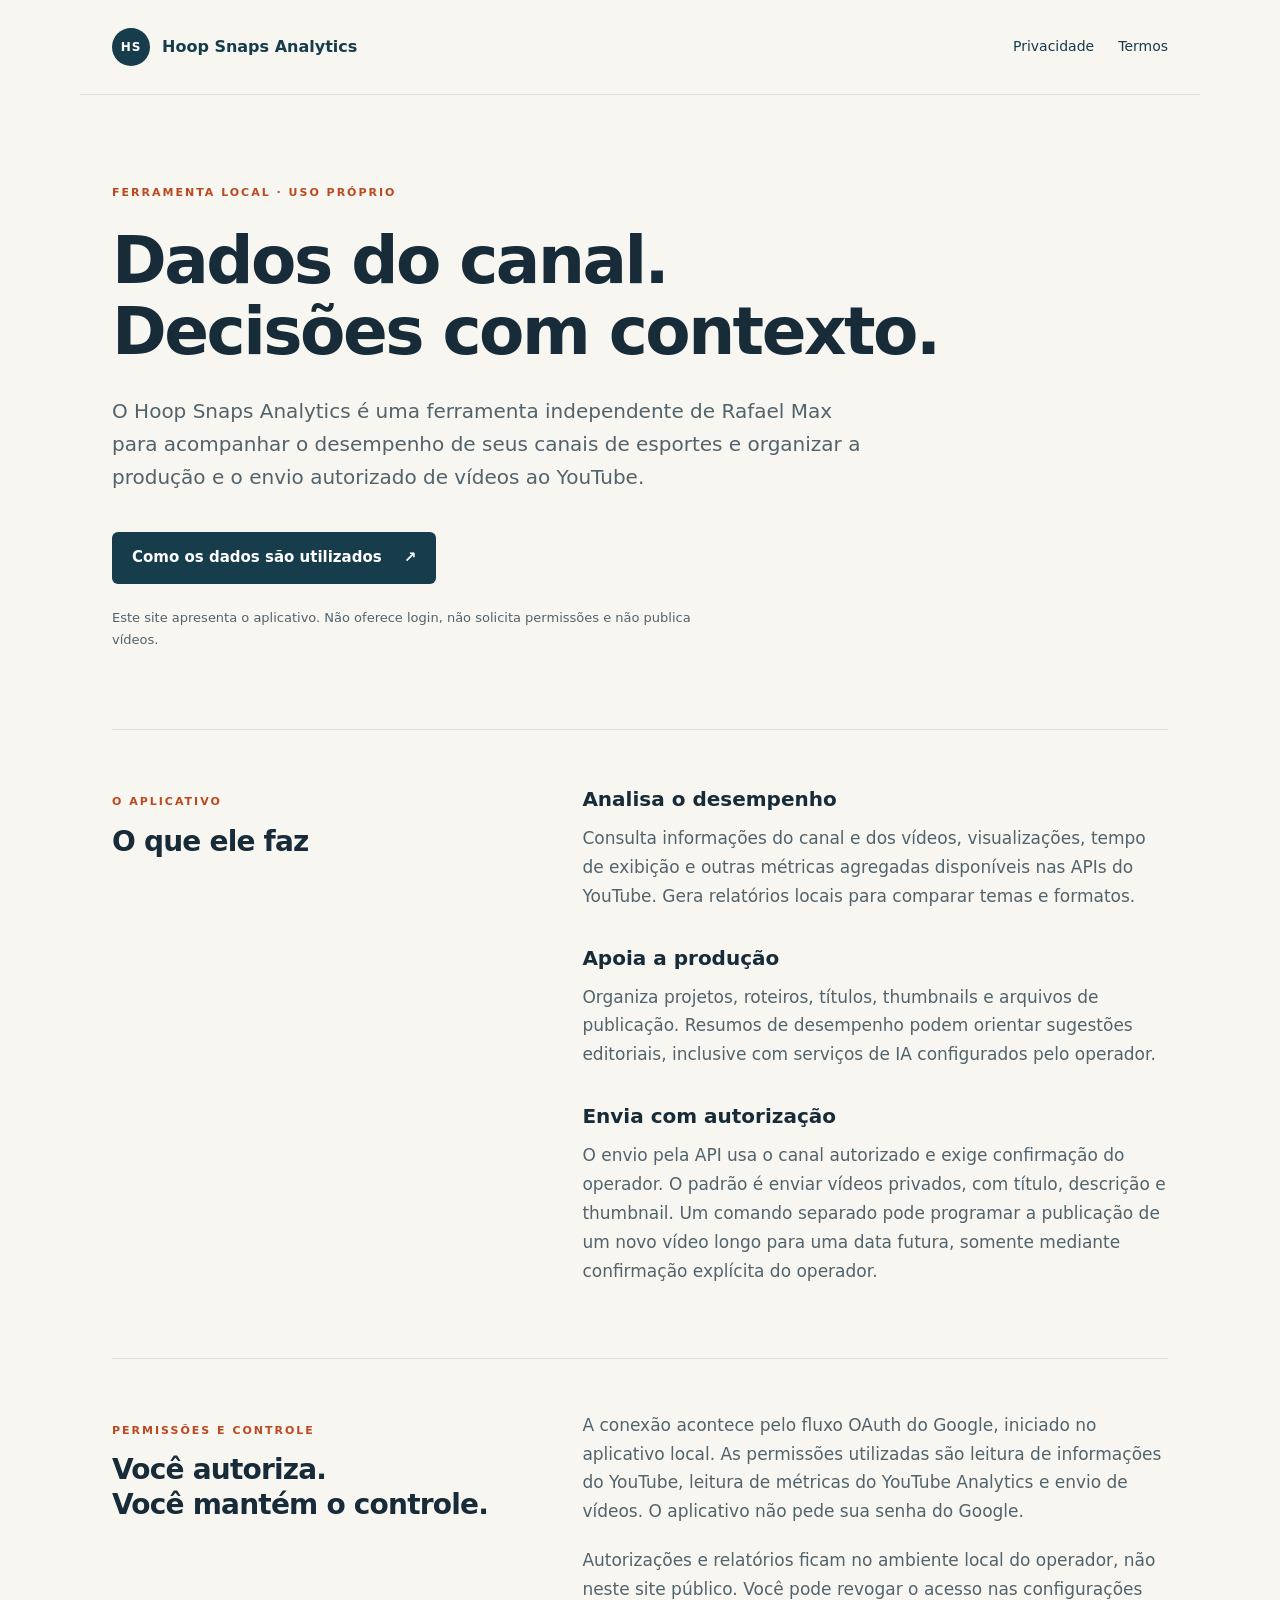
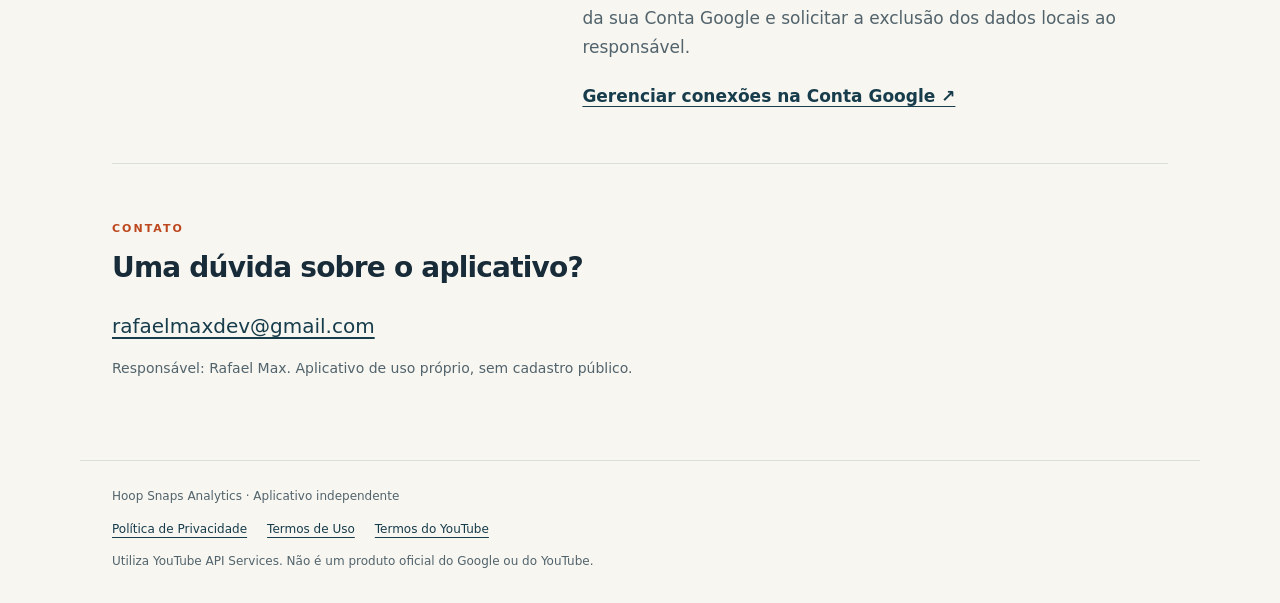
<file: index.html>
<!doctype html>
<html lang="pt-BR">
<head>
  <meta charset="utf-8">
  <meta name="viewport" content="width=device-width, initial-scale=1">
  <meta name="description" content="Hoop Snaps Analytics: ferramenta local e independente para análise e gerenciamento autorizado de canais no YouTube.">
  <title>Hoop Snaps Analytics</title>
  <link rel="stylesheet" href="styles.css">
</head>
<body>
  <a class="skip" href="#main">Pular para o conteúdo</a>
  <header class="header wrap">
    <a class="brand" href="./"><span class="mark" aria-hidden="true">HS</span> Hoop Snaps Analytics</a>
    <nav aria-label="Navegação principal"><a href="privacy.html">Privacidade</a><a href="terms.html">Termos</a></nav>
  </header>
  <main id="main" class="wrap">
    <section class="hero">
      <p class="eyebrow">FERRAMENTA LOCAL · USO PRÓPRIO</p>
      <h1>Dados do canal.<br>Decisões com contexto.</h1>
      <p class="intro">O Hoop Snaps Analytics é uma ferramenta independente de Rafael Max para acompanhar o desempenho de seus canais de esportes e organizar a produção e o envio autorizado de vídeos ao YouTube.</p>
      <a class="button" href="privacy.html">Como os dados são utilizados <span aria-hidden="true">↗</span></a>
      <p class="note">Este site apresenta o aplicativo. Não oferece login, não solicita permissões e não publica vídeos.</p>
    </section>
    <section class="section" aria-labelledby="functions">
      <div><p class="eyebrow">O APLICATIVO</p><h2 id="functions">O que ele faz</h2></div>
      <div class="details">
        <article><h3>Analisa o desempenho</h3><p>Consulta informações do canal e dos vídeos, visualizações, tempo de exibição e outras métricas agregadas disponíveis nas APIs do YouTube. Gera relatórios locais para comparar temas e formatos.</p></article>
        <article><h3>Apoia a produção</h3><p>Organiza projetos, roteiros, títulos, thumbnails e arquivos de publicação. Resumos de desempenho podem orientar sugestões editoriais, inclusive com serviços de IA configurados pelo operador.</p></article>
        <article><h3>Envia com autorização</h3><p>O envio pela API usa o canal autorizado e exige confirmação do operador. O padrão é enviar vídeos privados, com título, descrição e thumbnail. Um comando separado pode programar a publicação de um novo vídeo longo para uma data futura, somente mediante confirmação explícita do operador.</p></article>
      </div>
    </section>
    <section class="section" aria-labelledby="access">
      <div><p class="eyebrow">PERMISSÕES E CONTROLE</p><h2 id="access">Você autoriza.<br>Você mantém o controle.</h2></div>
      <div class="details"><p>A conexão acontece pelo fluxo OAuth do Google, iniciado no aplicativo local. As permissões utilizadas são leitura de informações do YouTube, leitura de métricas do YouTube Analytics e envio de vídeos. O aplicativo não pede sua senha do Google.</p><p>Autorizações e relatórios ficam no ambiente local do operador, não neste site público. Você pode revogar o acesso nas configurações da sua Conta Google e solicitar a exclusão dos dados locais ao responsável.</p><a class="text-link" href="https://myaccount.google.com/connections">Gerenciar conexões na Conta Google ↗</a></div>
    </section>
    <section class="contact" aria-labelledby="contact"><p class="eyebrow">CONTATO</p><h2 id="contact">Uma dúvida sobre o aplicativo?</h2><a href="mailto:rafaelmaxdev@gmail.com">rafaelmaxdev@gmail.com</a><p>Responsável: Rafael Max. Aplicativo de uso próprio, sem cadastro público.</p></section>
  </main>
  <footer class="wrap footer"><span>Hoop Snaps Analytics · Aplicativo independente</span><div><a href="privacy.html">Política de Privacidade</a><a href="terms.html">Termos de Uso</a><a href="https://www.youtube.com/t/terms">Termos do YouTube</a></div><p>Utiliza YouTube API Services. Não é um produto oficial do Google ou do YouTube.</p></footer>
</body>
</html>
</file>
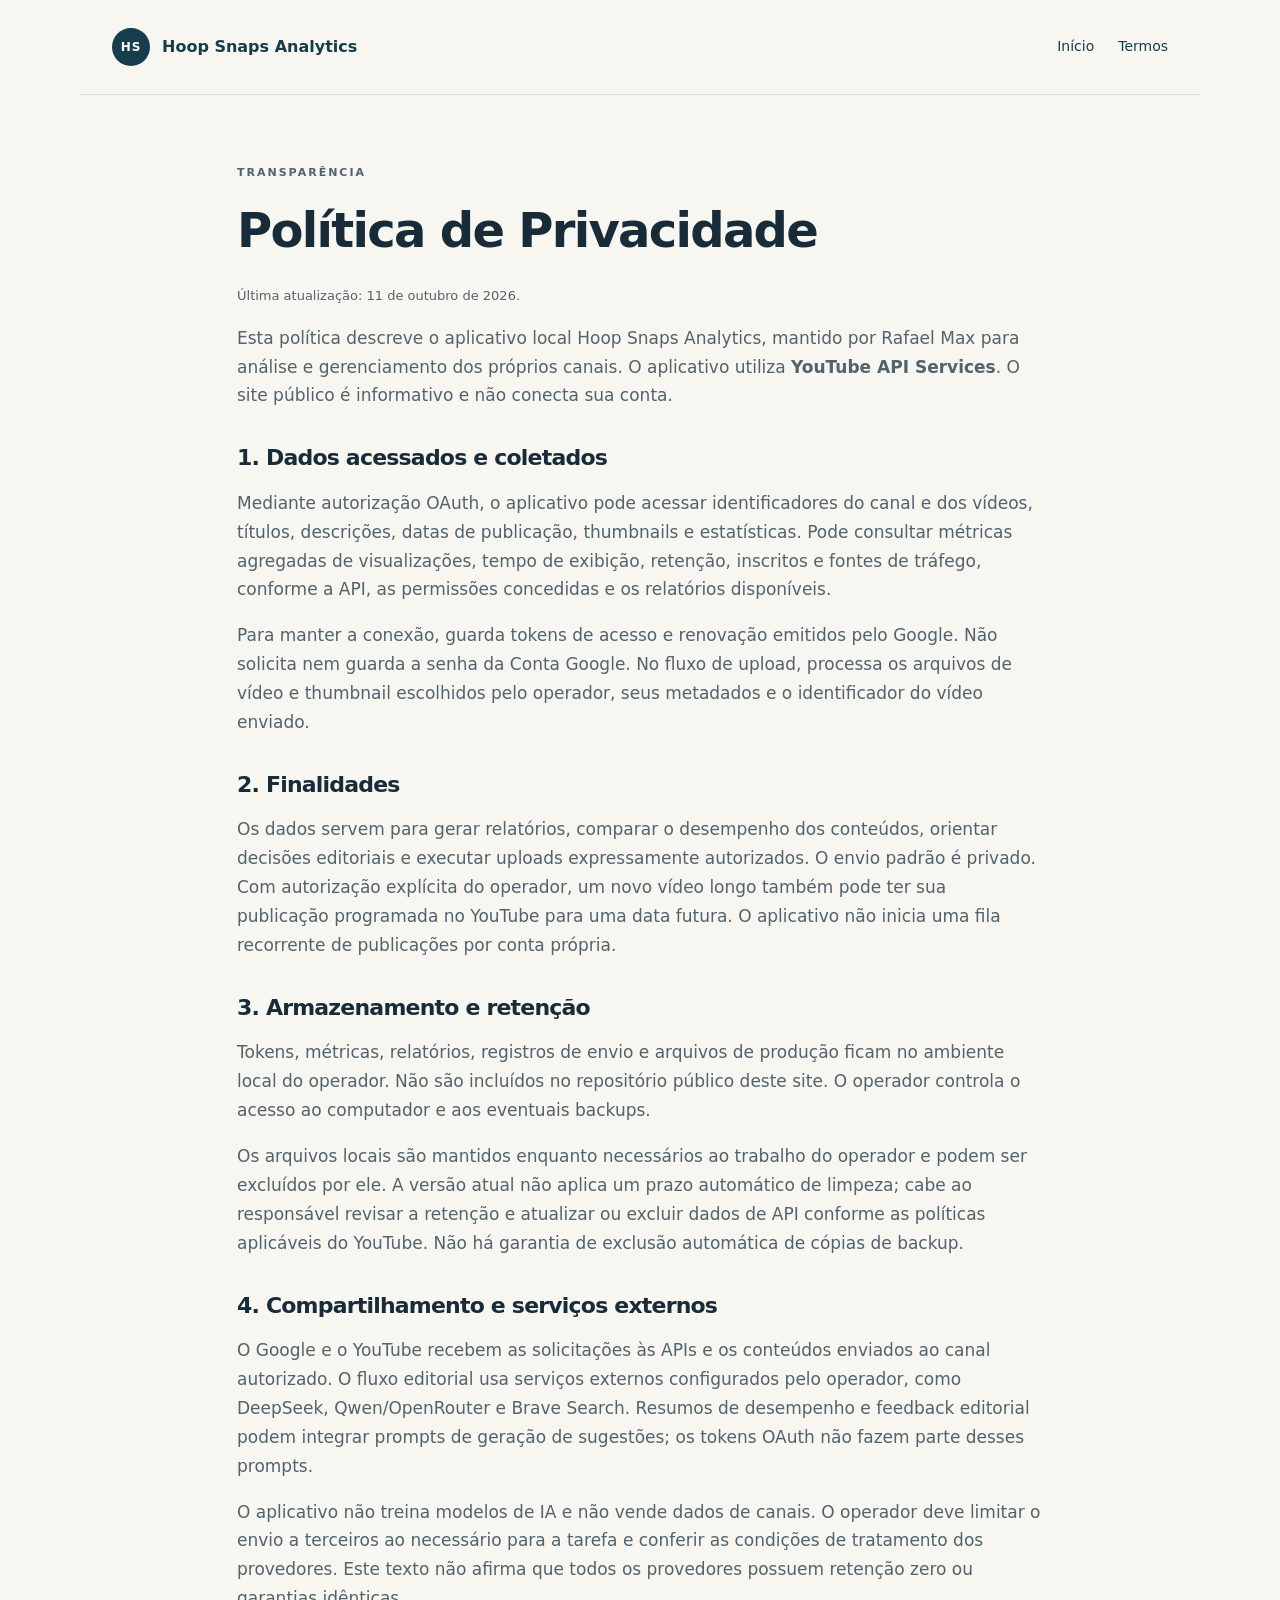
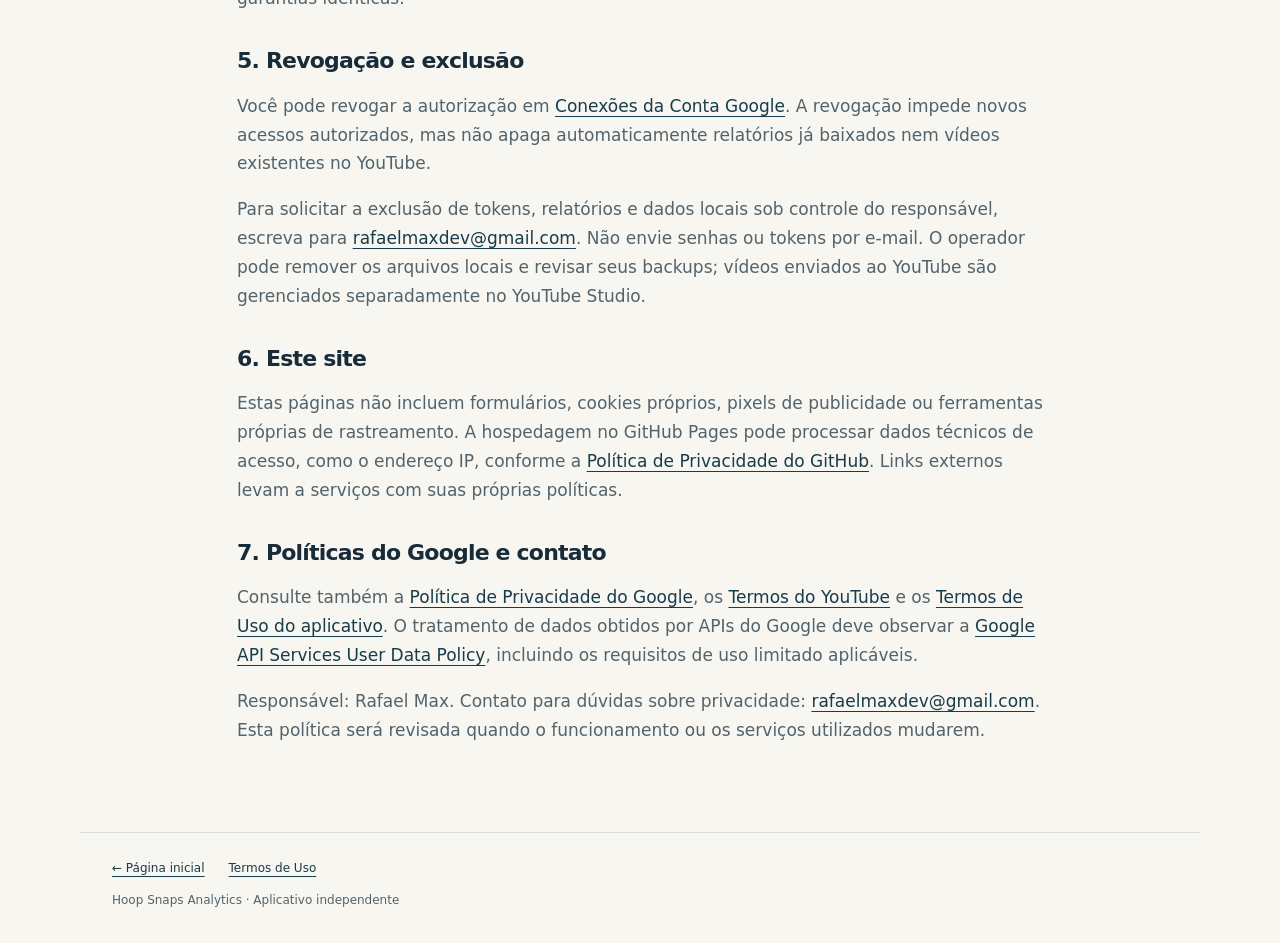
<file: privacy.html>
<!doctype html>
<html lang="pt-BR">
<head><meta charset="utf-8"><meta name="viewport" content="width=device-width, initial-scale=1"><meta name="description" content="Como o Hoop Snaps Analytics acessa, utiliza, armazena e permite excluir dados."><title>Política de Privacidade · Hoop Snaps Analytics</title><link rel="stylesheet" href="styles.css"></head>
<body>
  <a class="skip" href="#main">Pular para o conteúdo</a>
  <header class="header wrap"><a class="brand" href="./"><span class="mark" aria-hidden="true">HS</span> Hoop Snaps Analytics</a><nav aria-label="Navegação principal"><a href="./">Início</a><a href="terms.html">Termos</a></nav></header>
  <main id="main" class="wrap legal">
    <p class="eyebrow">TRANSPARÊNCIA</p><h1>Política de Privacidade</h1><p class="updated">Última atualização: 11 de outubro de 2026.</p>
    <p>Esta política descreve o aplicativo local Hoop Snaps Analytics, mantido por Rafael Max para análise e gerenciamento dos próprios canais. O aplicativo utiliza <strong>YouTube API Services</strong>. O site público é informativo e não conecta sua conta.</p>
    <h2>1. Dados acessados e coletados</h2>
    <p>Mediante autorização OAuth, o aplicativo pode acessar identificadores do canal e dos vídeos, títulos, descrições, datas de publicação, thumbnails e estatísticas. Pode consultar métricas agregadas de visualizações, tempo de exibição, retenção, inscritos e fontes de tráfego, conforme a API, as permissões concedidas e os relatórios disponíveis.</p>
    <p>Para manter a conexão, guarda tokens de acesso e renovação emitidos pelo Google. Não solicita nem guarda a senha da Conta Google. No fluxo de upload, processa os arquivos de vídeo e thumbnail escolhidos pelo operador, seus metadados e o identificador do vídeo enviado.</p>
    <h2>2. Finalidades</h2>
    <p>Os dados servem para gerar relatórios, comparar o desempenho dos conteúdos, orientar decisões editoriais e executar uploads expressamente autorizados. O envio padrão é privado. Com autorização explícita do operador, um novo vídeo longo também pode ter sua publicação programada no YouTube para uma data futura. O aplicativo não inicia uma fila recorrente de publicações por conta própria.</p>
    <h2>3. Armazenamento e retenção</h2>
    <p>Tokens, métricas, relatórios, registros de envio e arquivos de produção ficam no ambiente local do operador. Não são incluídos no repositório público deste site. O operador controla o acesso ao computador e aos eventuais backups.</p>
    <p>Os arquivos locais são mantidos enquanto necessários ao trabalho do operador e podem ser excluídos por ele. A versão atual não aplica um prazo automático de limpeza; cabe ao responsável revisar a retenção e atualizar ou excluir dados de API conforme as políticas aplicáveis do YouTube. Não há garantia de exclusão automática de cópias de backup.</p>
    <h2>4. Compartilhamento e serviços externos</h2>
    <p>O Google e o YouTube recebem as solicitações às APIs e os conteúdos enviados ao canal autorizado. O fluxo editorial usa serviços externos configurados pelo operador, como DeepSeek, Qwen/OpenRouter e Brave Search. Resumos de desempenho e feedback editorial podem integrar prompts de geração de sugestões; os tokens OAuth não fazem parte desses prompts.</p>
    <p>O aplicativo não treina modelos de IA e não vende dados de canais. O operador deve limitar o envio a terceiros ao necessário para a tarefa e conferir as condições de tratamento dos provedores. Este texto não afirma que todos os provedores possuem retenção zero ou garantias idênticas.</p>
    <h2>5. Revogação e exclusão</h2>
    <p>Você pode revogar a autorização em <a href="https://myaccount.google.com/connections">Conexões da Conta Google</a>. A revogação impede novos acessos autorizados, mas não apaga automaticamente relatórios já baixados nem vídeos existentes no YouTube.</p>
    <p>Para solicitar a exclusão de tokens, relatórios e dados locais sob controle do responsável, escreva para <a href="mailto:rafaelmaxdev@gmail.com">rafaelmaxdev@gmail.com</a>. Não envie senhas ou tokens por e-mail. O operador pode remover os arquivos locais e revisar seus backups; vídeos enviados ao YouTube são gerenciados separadamente no YouTube Studio.</p>
    <h2>6. Este site</h2>
    <p>Estas páginas não incluem formulários, cookies próprios, pixels de publicidade ou ferramentas próprias de rastreamento. A hospedagem no GitHub Pages pode processar dados técnicos de acesso, como o endereço IP, conforme a <a href="https://docs.github.com/en/site-policy/privacy-policies/github-general-privacy-statement">Política de Privacidade do GitHub</a>. Links externos levam a serviços com suas próprias políticas.</p>
    <h2>7. Políticas do Google e contato</h2>
    <p>Consulte também a <a href="https://policies.google.com/privacy">Política de Privacidade do Google</a>, os <a href="https://www.youtube.com/t/terms">Termos do YouTube</a> e os <a href="terms.html">Termos de Uso do aplicativo</a>. O tratamento de dados obtidos por APIs do Google deve observar a <a href="https://developers.google.com/terms/api-services-user-data-policy">Google API Services User Data Policy</a>, incluindo os requisitos de uso limitado aplicáveis.</p>
    <p>Responsável: Rafael Max. Contato para dúvidas sobre privacidade: <a href="mailto:rafaelmaxdev@gmail.com">rafaelmaxdev@gmail.com</a>. Esta política será revisada quando o funcionamento ou os serviços utilizados mudarem.</p>
  </main>
  <footer class="wrap footer"><a href="./">← Página inicial</a><a href="terms.html">Termos de Uso</a><p>Hoop Snaps Analytics · Aplicativo independente</p></footer>
</body></html>
</file>
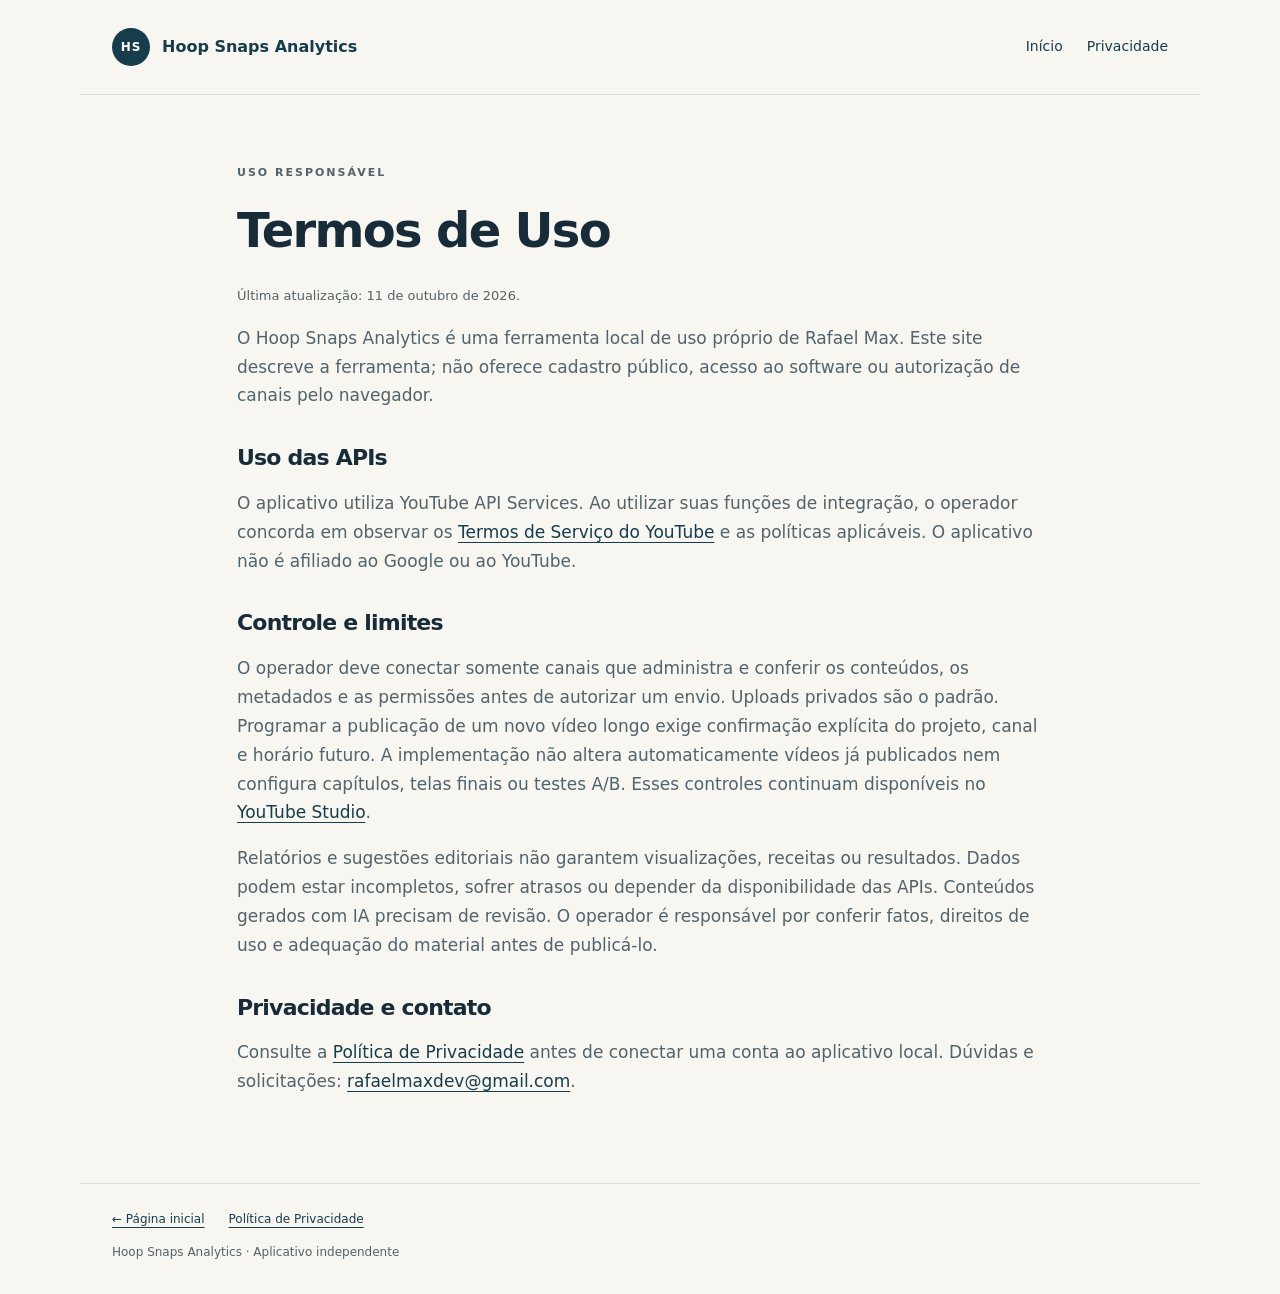
<file: terms.html>
<!doctype html>
<html lang="pt-BR">
<head><meta charset="utf-8"><meta name="viewport" content="width=device-width, initial-scale=1"><title>Termos de Uso · Hoop Snaps Analytics</title><link rel="stylesheet" href="styles.css"></head>
<body><a class="skip" href="#main">Pular para o conteúdo</a><header class="header wrap"><a class="brand" href="./"><span class="mark" aria-hidden="true">HS</span> Hoop Snaps Analytics</a><nav aria-label="Navegação principal"><a href="./">Início</a><a href="privacy.html">Privacidade</a></nav></header>
<main id="main" class="wrap legal"><p class="eyebrow">USO RESPONSÁVEL</p><h1>Termos de Uso</h1><p class="updated">Última atualização: 11 de outubro de 2026.</p><p>O Hoop Snaps Analytics é uma ferramenta local de uso próprio de Rafael Max. Este site descreve a ferramenta; não oferece cadastro público, acesso ao software ou autorização de canais pelo navegador.</p><h2>Uso das APIs</h2><p>O aplicativo utiliza YouTube API Services. Ao utilizar suas funções de integração, o operador concorda em observar os <a href="https://www.youtube.com/t/terms">Termos de Serviço do YouTube</a> e as políticas aplicáveis. O aplicativo não é afiliado ao Google ou ao YouTube.</p><h2>Controle e limites</h2><p>O operador deve conectar somente canais que administra e conferir os conteúdos, os metadados e as permissões antes de autorizar um envio. Uploads privados são o padrão. Programar a publicação de um novo vídeo longo exige confirmação explícita do projeto, canal e horário futuro. A implementação não altera automaticamente vídeos já publicados nem configura capítulos, telas finais ou testes A/B. Esses controles continuam disponíveis no <a href="https://studio.youtube.com/">YouTube Studio</a>.</p><p>Relatórios e sugestões editoriais não garantem visualizações, receitas ou resultados. Dados podem estar incompletos, sofrer atrasos ou depender da disponibilidade das APIs. Conteúdos gerados com IA precisam de revisão. O operador é responsável por conferir fatos, direitos de uso e adequação do material antes de publicá-lo.</p><h2>Privacidade e contato</h2><p>Consulte a <a href="privacy.html">Política de Privacidade</a> antes de conectar uma conta ao aplicativo local. Dúvidas e solicitações: <a href="mailto:rafaelmaxdev@gmail.com">rafaelmaxdev@gmail.com</a>.</p></main><footer class="wrap footer"><a href="./">← Página inicial</a><a href="privacy.html">Política de Privacidade</a><p>Hoop Snaps Analytics · Aplicativo independente</p></footer></body></html>
</file>
<file: styles.css>
:root{color-scheme:light;--ink:#182b38;--muted:#52636c;--paper:#f7f6f1;--line:#d9ded9;--accent:#bd481f;--blue:#173c4b}
*{box-sizing:border-box}body{margin:0;background:var(--paper);color:var(--ink);font:17px/1.7 system-ui,-apple-system,BlinkMacSystemFont,"Segoe UI",sans-serif}a{color:var(--blue);text-underline-offset:4px}a:hover{color:var(--accent)}a:focus-visible{outline:3px solid var(--accent);outline-offset:5px}.wrap{max-width:1120px;margin:auto;padding:0 32px}.header{display:flex;align-items:center;justify-content:space-between;gap:24px;padding-top:28px;padding-bottom:28px;border-bottom:1px solid var(--line)}.brand{display:flex;align-items:center;gap:12px;font-size:16px;font-weight:750;text-decoration:none}.mark{display:grid;place-items:center;width:38px;height:38px;border-radius:50%;background:var(--blue);color:white;font-size:12px;letter-spacing:1px}nav{display:flex;gap:24px;font-size:14px}nav a{text-decoration:none}.hero{padding:78px 0 65px;max-width:850px}.eyebrow{font-size:11px;letter-spacing:2px;font-weight:800;color:var(--accent)}h1{font-size:clamp(38px,5.4vw,66px);line-height:1.08;letter-spacing:-2.5px;margin:22px 0 28px;font-weight:750}h2{font-size:28px;line-height:1.25;letter-spacing:-.8px;margin:12px 0 24px}h3{font-size:20px;margin:0 0 8px}.intro{font-size:20px;line-height:1.65;max-width:760px;color:var(--muted)}.button{display:inline-flex;gap:22px;background:var(--blue);color:white;padding:13px 20px;margin:18px 0 10px;border-radius:6px;text-decoration:none;font-size:15px;font-weight:650}.button:hover{background:#235568;color:white}.note{font-size:13px;color:var(--muted);max-width:620px}.section{display:grid;grid-template-columns:1fr 1.5fr;gap:80px;padding:52px 0;border-top:1px solid var(--line)}.details p{margin:0 0 20px;color:var(--muted)}.details article+article{margin-top:30px}.text-link{font-weight:650}.contact{border-top:1px solid var(--line);padding:45px 0 65px}.contact>a{font-size:20px;overflow-wrap:anywhere}.contact p:last-child{color:var(--muted);font-size:14px}.footer{padding-top:25px;padding-bottom:32px;border-top:1px solid var(--line);font-size:12px;color:var(--muted)}.footer div{display:flex;flex-wrap:wrap;gap:20px;margin:12px 0}.footer>a{margin-right:24px}.footer p{margin:12px 0 0}.legal{max-width:870px;padding-top:58px;padding-bottom:70px}.legal h1{font-size:clamp(35px,4vw,48px);letter-spacing:-1.7px}.legal h2{font-size:22px;margin:34px 0 12px}.legal p{color:var(--muted)}.updated{font-size:13px}.skip{position:absolute;top:-80px;left:16px;background:white;padding:10px;z-index:2}.skip:focus{top:8px}@media(max-width:650px){.wrap{padding-left:22px;padding-right:22px}.header{align-items:flex-start;flex-direction:column;gap:16px}.hero{padding:45px 0}.section{grid-template-columns:1fr;gap:8px;padding:34px 0}.intro{font-size:18px}h1{letter-spacing:-1.5px}.contact>a{font-size:17px}.legal{padding-top:35px}.button{font-size:14px}.footer div{gap:12px}}
</file>
